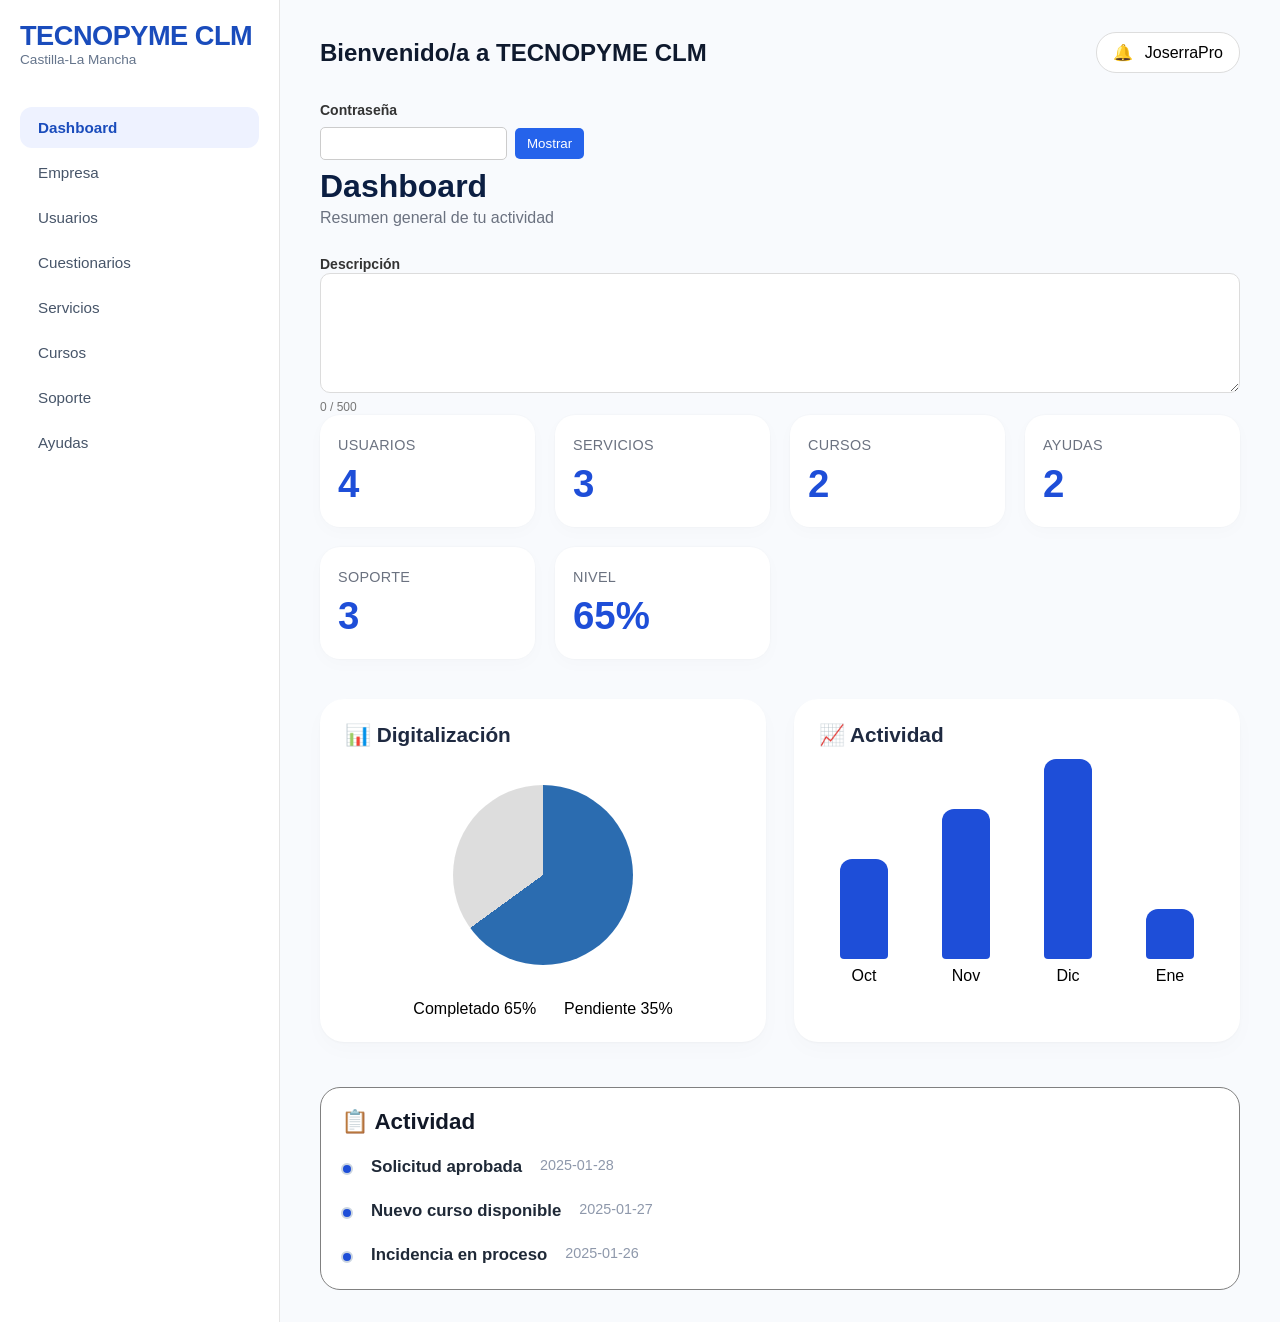
<file: index.html>
<!DOCTYPE html>
<html lang="es">
<head>
    <meta charset="UTF-8">
    <meta name="viewport" content="width=device-width, initial-scale=1.0">
    <title>TECNOPYME CLM · Dashboard</title>
    <link rel="stylesheet" href="estilos3.css">
    <script src="funcionalidades.js" defer></script>
</head>

<body>
<div class="layout">

    <!-- SIDEBAR -->
    <aside class="sidebar">

        <div class="logo">
            <h2>TECNOPYME CLM</h2>
            <span>Castilla-La Mancha</span>
        </div>

        <nav class="menu">
            <a href="index.html" class="active">Dashboard</a>
            <a href="empresa.html">Empresa</a>
            <a href="usuarios.html">Usuarios</a>
            <a href="cuestionarios.html">Cuestionarios</a>
            <a href="servicios.html">Servicios</a>
            <a href="cursos.html">Cursos</a>
            <a href="soporte.html">Soporte</a>
            <a href="ayudas.html">Ayudas</a>
        </nav>

    </aside>

    <!-- MAIN -->
    <main class="main-content">

        <header class="topbar">
            <h3>Bienvenido/a a TECNOPYME CLM</h3>

            <div class="user">
                🔔 <span>JoserraPro</span>
            </div>
        </header>

        <!-- Campo contraseña -->
        <label for="password">Contraseña</label>
        <div style="display:flex;gap:8px;align-items:center;margin:8px 0;">
          <input id="password" type="password" />
          <button id="togglePwd" type="button" aria-pressed="false">Mostrar</button>
        </div>

        
        <section class="dashboard-header">
            <h1>Dashboard</h1>
            <p>Resumen general de tu actividad</p>
        </section>

        <!-- contador de caracteres -->
        <label for="soporteDesc">Descripción</label>
        <textarea id="soporteDesc" data-charcount="true" maxlength="500"></textarea>
        <span class="char-count"></span>

        <section class="cards-grid">
            <div class="stat-card"><h4>Usuarios</h4><div class="number">4</div></div>
            <div class="stat-card"><h4>Servicios</h4><div class="number">3</div></div>
            <div class="stat-card"><h4>Cursos</h4><div class="number">2</div></div>
            <div class="stat-card"><h4>Ayudas</h4><div class="number">2</div></div>
            <div class="stat-card"><h4>Soporte</h4><div class="number">3</div></div>
            <div class="stat-card"><h4>Nivel</h4><div class="number">65%</div></div>
        </section>

        <section class="charts-row">

            <div class="chart-panel">
                <h3>📊 Digitalización</h3>

                <div class="pie-wrapper">
                    <div class="pie"></div>

                    <div class="pie-legend">
                        <div>Completado 65%</div>
                        <div>Pendiente 35%</div>
                    </div>
                </div>
            </div>

            <div class="chart-panel">
                <h3>📈 Actividad</h3>

                <div class="barchart-container">
                    <div class="bar-group">

                        <div class="bar-item">
                            <div class="bar-fill" style="height:100px;"></div>
                            <span>Oct</span>
                        </div>

                        <div class="bar-item">
                            <div class="bar-fill" style="height:150px;"></div>
                            <span>Nov</span>
                        </div>

                        <div class="bar-item">
                            <div class="bar-fill" style="height:200px;"></div>
                            <span>Dic</span>
                        </div>

                        <div class="bar-item">
                            <div class="bar-fill" style="height:50px;"></div>
                            <span>Ene</span>
                        </div>

                    </div>
                </div>
            </div>

        </section>

        <section class="recent-section">
            <h3>📋 Actividad</h3>

            <div class="activity-list">

                <div class="activity-item">
                    <div class="estado"></div>
                    <p>Solicitud aprobada</p>
                    <span>2025-01-28</span>
                </div>

                <div class="activity-item">
                    <div class="estado"></div>
                    <p>Nuevo curso disponible</p>
                    <span>2025-01-27</span>
                </div>

                <div class="activity-item">
                    <div class="estado"></div>
                    <p>Incidencia en proceso</p>
                    <span>2025-01-26</span>
                </div>

            </div>
        </section>

    </main>
</div>
</body>
</html>
</file>
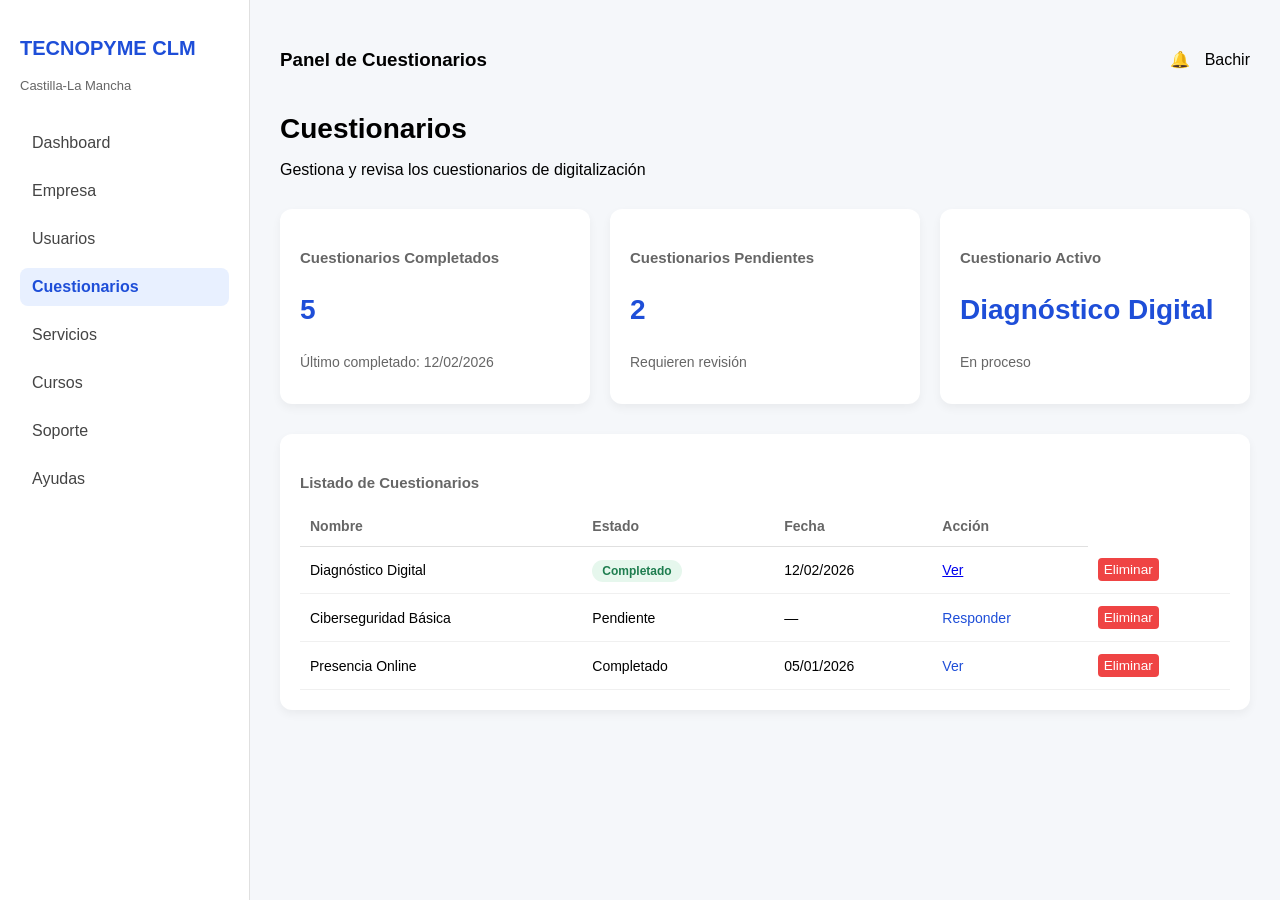
<file: cuestionarios.html>
<!DOCTYPE html>
<html lang="es">
<head>
    <meta charset="UTF-8">
    <title>Cuestionarios - TECNOPYME CLM</title>
    <link rel="stylesheet" href="estilos.css">
    <script src="funcionalidades.js" defer></script>
</head>
<body>

<div class="layout">

    <aside class="sidebar">
        <div class="logo">
            <h2>TECNOPYME CLM</h2>
            <span>Castilla-La Mancha</span>
        </div>

        <nav class="menu">
            <a href="index.html">Dashboard</a>
            <a href="empresa.html">Empresa</a>
            <a href="usuarios.html">Usuarios</a>
            <a href="cuestionarios.html" class="active">Cuestionarios</a>
            <a href="servicios.html">Servicios</a>
            <a href="cursos.html">Cursos</a>
            <a href="soporte.html">Soporte</a>
            <a href="ayudas.html">Ayudas</a>
        </nav>
    </aside>

    <main class="main-content">

        <header class="topbar">
            <h3>Panel de Cuestionarios</h3>
            <div class="user">
                <span>🔔</span>
                <span>Bachir</span>
            </div>
        </header>

        <section class="dashboard-header">
            <h1>Cuestionarios</h1>
            <p>Gestiona y revisa los cuestionarios de digitalización</p>
        </section>

        <section class="cards">
            <div class="card">
                <h4>Cuestionarios Completados</h4>
                <p class="number">5</p>
                <p class="card-text">Último completado: 12/02/2026</p>
            </div>

            <div class="card">
                <h4>Cuestionarios Pendientes</h4>
                <p class="number">2</p>
                <p class="card-text">Requieren revisión</p>
            </div>

            <div class="card">
                <h4>Cuestionario Activo</h4>
                <p class="number">Diagnóstico Digital</p>
                <p class="card-text">En proceso</p>
            </div>
        </section>

        <section class="card table-section">
            <h4>Listado de Cuestionarios</h4>

            <table class="custom-table">
                <thead>
                    <tr>
                        <th>Nombre</th>
                        <th>Estado</th>
                        <th>Fecha</th>
                        <th>Acción</th>
                    </tr>
                </thead>
                <tbody>
                    <tr>
                        <td>Diagnóstico Digital</td>
                        <td><span class="badge completed">Completado</span></td>
                        <td>12/02/2026</td>
                        <td><a href="#" class="table-link">Ver</a></td>
                        <td><button class="btn-delete" data-confirm-message="¿Borrar este servicio?" type="button">Eliminar</button></td>
                    </tr>
                    <tr>
                        <td>Ciberseguridad Básica</td>
                        <td><span class="pendiente">Pendiente</span></td>
                        <td>—</td>
                        <td><a href="#" class="link">Responder</a></td>
                        <td><button class="btn-delete" data-confirm-message="¿Borrar este servicio?" type="button">Eliminar</button></td>
                    </tr>
                    <tr>
                        <td>Presencia Online</td>
                        <td><span class="completado">Completado</span></td>
                        <td>05/01/2026</td>
                        <td><a href="#" class="link">Ver</a></td>
                        <td><button class="btn-delete" data-confirm-message="¿Borrar este servicio?" type="button">Eliminar</button></td>
                    </tr>
                </tbody>
            </table>

        </section>

    </main>

</div>

</body>
</html>
</file>
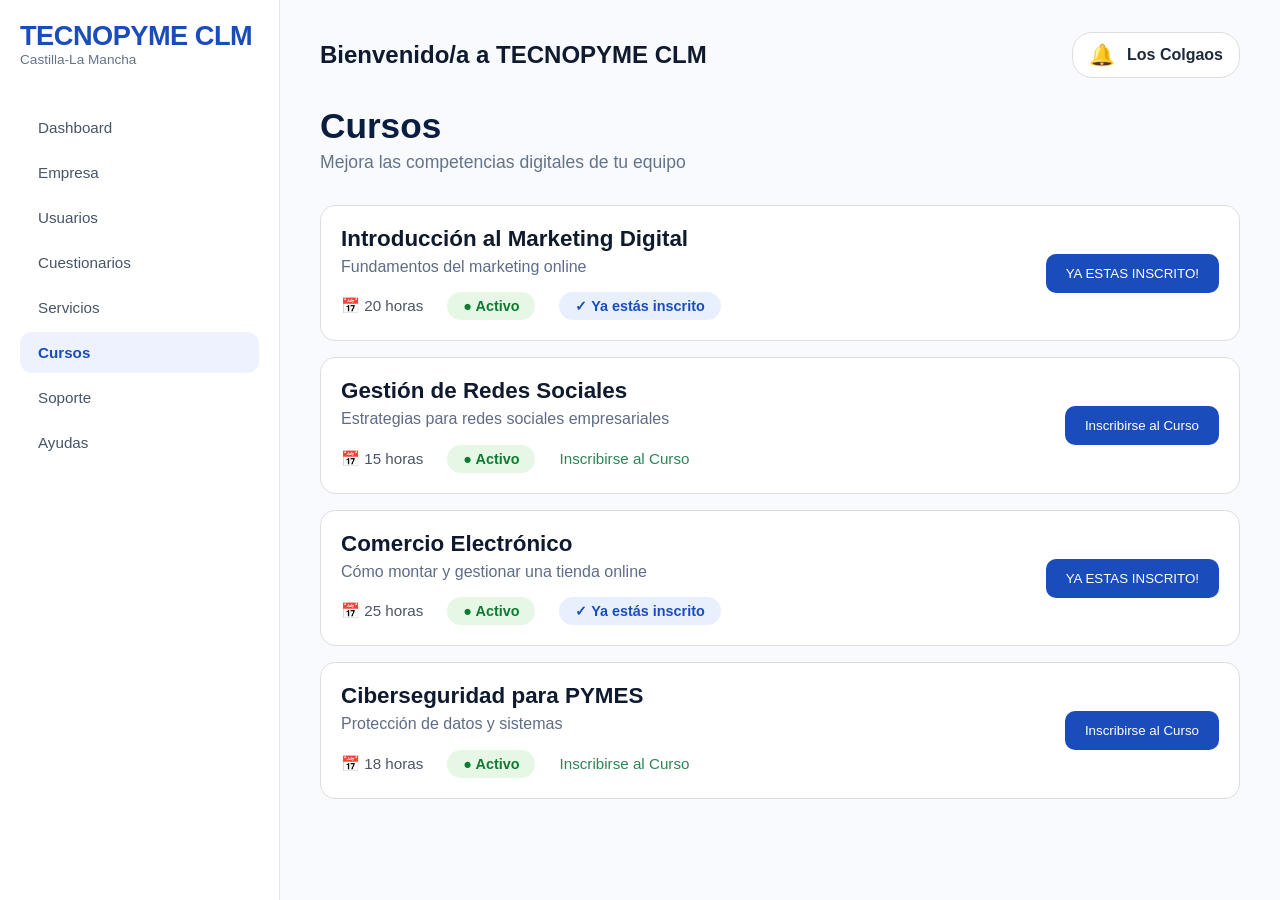
<file: cursos.html>
<!DOCTYPE html>
<html lang="es">
<head>
    <meta charset="UTF-8">
    <meta name="viewport" content="width=device-width, initial-scale=1.0">
    <title>TECNOPYME CLM · Cursos</title>
    <link rel="stylesheet" href="estilos3.css">
    <script src="funcionalidades.js" defer></script>
</head>
<body>
    <div class="layout">
       
        <aside class="sidebar">
            <div class="logo">
                <h2>TECNOPYME CLM</h2>
                <span>Castilla-La Mancha</span>
            </div>

           <nav class="menu">
            <a href="index.html" >Dashboard</a>
            <a href="empresa.html" >Empresa</a>
            <a href="usuarios.html">Usuarios</a>
            <a href="cuestionarios.html">Cuestionarios</a>
            <a href="servicios.html">Servicios</a>
            <a href="cursos.html" class="active">Cursos</a>
            <a href="soporte.html">Soporte</a>
            <a href="ayudas.html">Ayudas</a>
        </nav>
        </aside>

        
        <main class="main-content">
         
            <header class="topbar">
                <h3>Bienvenido/a a TECNOPYME CLM</h3>
                <div class="user">
                    <span class="notification">🔔 </span>
                    <span class="user-name">Los Colgaos</span>
                </div>
            </header>

           
            <div class="page-header">
                <h1 class="page-title">Cursos</h1>
                <p class="page-subtitle">Mejora las competencias digitales de tu equipo</p>
            </div>

          
            <div class="cursos-container">
                
                <div class="curso-card">
                    <div class="curso-info">
                        <h2 class="curso-titulo">Introducción al Marketing Digital</h2>
                        <p class="curso-descripcion">Fundamentos del marketing online</p>
                        <div class="curso-detalles">
                            <span class="curso-duracion">📅 20 horas</span>
                            <span class="curso-estado activo">● Activo</span>
                            <span class="curso-inscrito">✓ Ya estás inscrito</span>
                        </div>
                    </div>
                    <button class="curso-boton">YA ESTAS INSCRITO!</button>
                </div>

             
                <div class="curso-card">
                    <div class="curso-info">
                        <h2 class="curso-titulo">Gestión de Redes Sociales</h2>
                        <p class="curso-descripcion">Estrategias para redes sociales empresariales</p>
                        <div class="curso-detalles">
                            <span class="curso-duracion">📅 15 horas</span>
                            <span class="curso-estado activo">● Activo</span>
                            <span class="curso-no-inscrito">Inscribirse al Curso</span>
                        </div>
                    </div>
                    <button class="curso-boton">Inscribirse al Curso</button>
                </div>

               
                <div class="curso-card">
                    <div class="curso-info">
                        <h2 class="curso-titulo">Comercio Electrónico</h2>
                        <p class="curso-descripcion">Cómo montar y gestionar una tienda online</p>
                        <div class="curso-detalles">
                            <span class="curso-duracion">📅 25 horas</span>
                            <span class="curso-estado activo">● Activo</span>
                            <span class="curso-inscrito">✓ Ya estás inscrito</span>
                        </div>
                    </div>
                    <button class="curso-boton">YA ESTAS INSCRITO!</button>
                </div>

                <div class="curso-card">
                    <div class="curso-info">
                        <h2 class="curso-titulo">Ciberseguridad para PYMES</h2>
                        <p class="curso-descripcion">Protección de datos y sistemas</p>
                        <div class="curso-detalles">
                            <span class="curso-duracion">📅 18 horas</span>
                            <span class="curso-estado activo">● Activo</span>
                            <span class="curso-no-inscrito">Inscribirse al Curso</span>
                        </div>
                    </div>
                    <button class="curso-boton">Inscribirse al Curso</button>
                </div>
            </div>
        </main>
    </div>
</body>
</html>
</file>
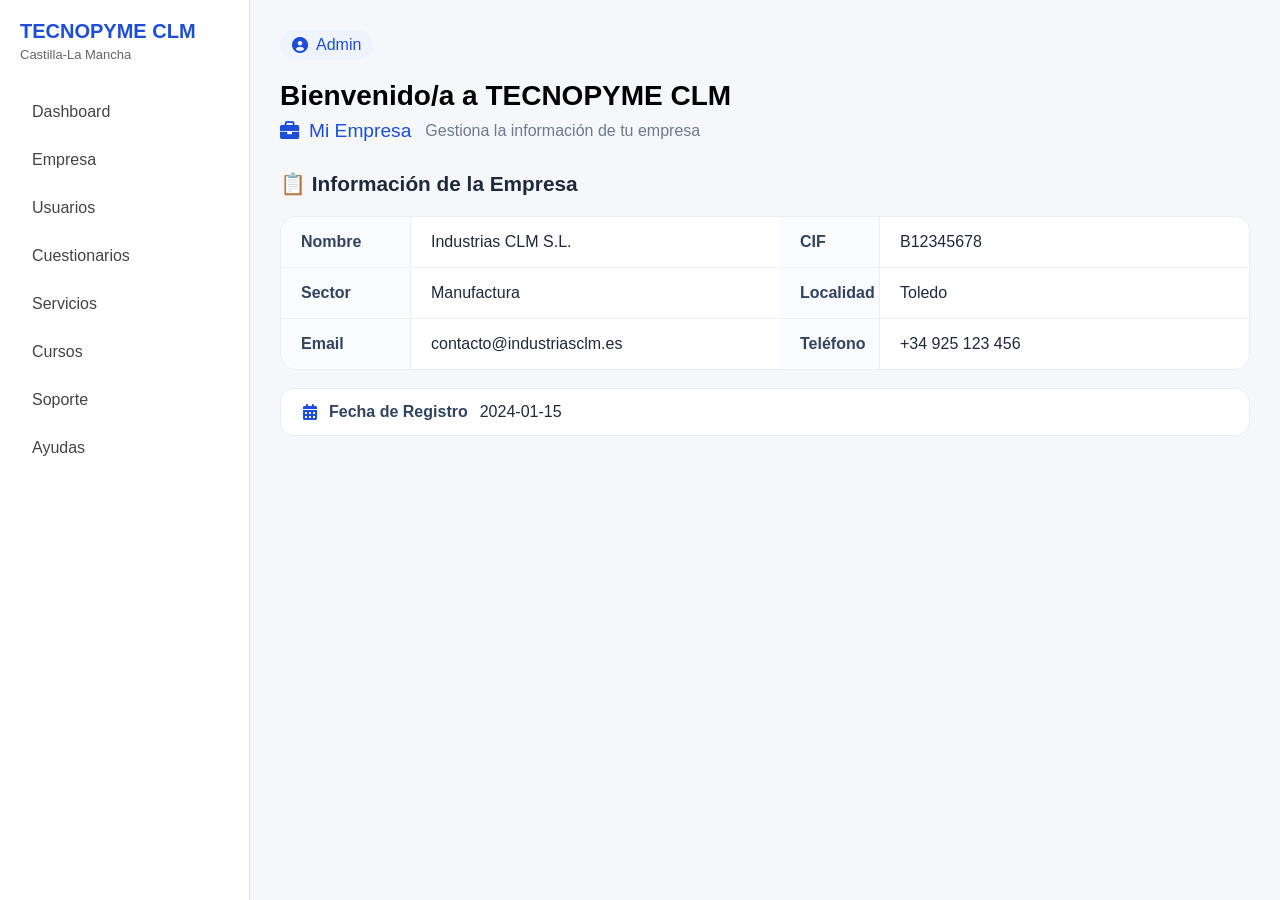
<file: empresa.html>
<!DOCTYPE html>
<html lang="es">
<head>
    <meta charset="UTF-8">
    <meta name="viewport" content="width=device-width, initial-scale=1.0">
    <title>TECNOPYME CLM · Mi Empresa</title>
    <link rel="stylesheet" href="https://cdnjs.cloudflare.com/ajax/libs/font-awesome/6.0.0-beta3/css/all.min.css">
    <link rel="stylesheet" href="estilos2.css">
    <script src="funcionalidades.js" defer></script>
</head>
<body>
    <div class="pagina">
        <aside class="barra-lateral">
            <div class="logo">
                <h2>TECNOPYME CLM</h2>
                <span>Castilla-La Mancha</span>
            </div>
            <nav class="menu">
                <a href="index.html">Dashboard</a>
                <a href="empresa.html">Empresa</a>
                <a href="usuarios.html">Usuarios</a>
                <a href="cuestionarios.html">Cuestionarios</a>
                <a href="servicios.html">Servicios</a>
                <a href="cursos.html">Cursos</a>
                <a href="soporte.html">Soporte</a>
                <a href="ayudas.html">Ayudas</a>
            </nav>
        </aside>

        <main class="contenido-principal">
            <div class="barra-superior">
                <div class="usuario">
                    <span class="icono-usuario"><i class="fas fa-user-circle"></i> Admin</span>
                </div>
            </div>

            <div class="cabecera">
                <h1>Bienvenido/a a TECNOPYME CLM</h1>
                <div class="mi-empresa">
                    <i class="fas fa-briefcase"></i>
                    <span class="titulo">Mi Empresa</span>
                    <span class="subtitulo">Gestiona la información de tu empresa</span>
                </div>
            </div>

            <section class="seccion-info">
                <h3>📋 Información de la Empresa</h3>
                
                <div class="tabla-info">
                    <div class="fila">
                        <div class="etiqueta">Nombre</div>
                        <div class="valor">Industrias CLM S.L.</div>
                        <div class="etiqueta">CIF</div>
                        <div class="valor">B12345678</div>
                    </div>
                    <div class="fila">
                        <div class="etiqueta">Sector</div>
                        <div class="valor">Manufactura</div>
                        <div class="etiqueta">Localidad</div>
                        <div class="valor">Toledo</div>
                    </div>
                    
                    <div class="fila">
                        <div class="etiqueta">Email</div>
                        <div class="valor">contacto@industriasclm.es</div>
                        <div class="etiqueta">Teléfono</div>
                        <div class="valor">+34 925 123 456</div>
                    </div>
                </div>

                <div class="fecha-registro">
                    <i class="fas fa-calendar-alt"></i>
                    <span class="label">Fecha de Registro</span>
                    <span class="fecha">2024-01-15</span>
                </div>
            </section>
        </main>
    </div>
</body>
</html>
</file>
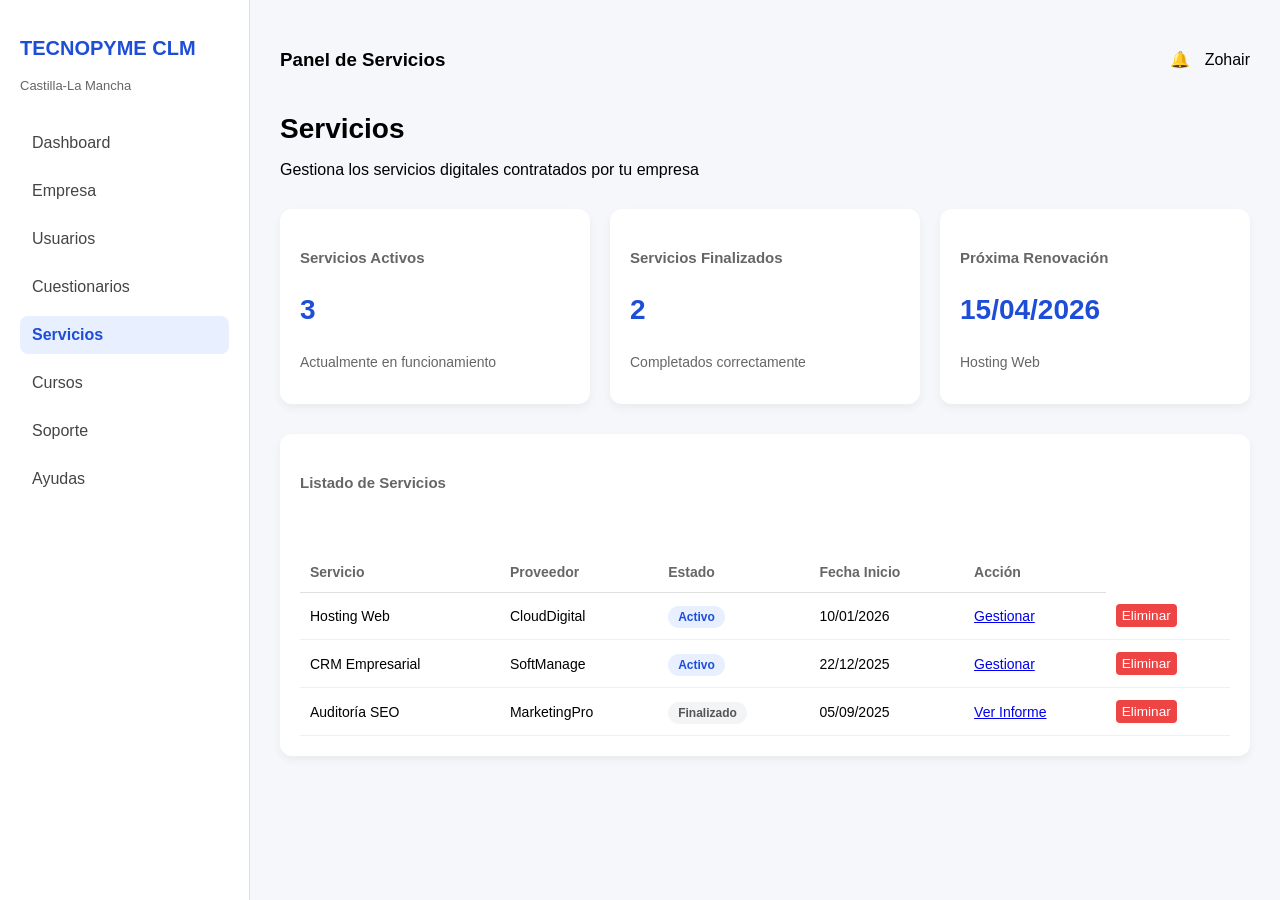
<file: servicios.html>
<!DOCTYPE html>
<html lang="es">
<head>
    <meta charset="UTF-8">
    <title>Servicios - TECNOPYME CLM</title>
    <link rel="stylesheet" href="estilos.css">
    <script src="funcionalidades.js" defer></script>
</head>
<body>

<div class="layout">

    <aside class="sidebar">
        <div class="logo">
            <h2>TECNOPYME CLM</h2>
            <span>Castilla-La Mancha</span>
        </div>

        <nav class="menu">
            <a href="index.html">Dashboard</a>
            <a href="empresa.html">Empresa</a>
            <a href="usuarios.html">Usuarios</a>
            <a href="cuestionarios.html">Cuestionarios</a>
            <a href="servicios.html" class="active">Servicios</a>
            <a href="cursos.html">Cursos</a>
            <a href="soporte.html">Soporte</a>
            <a href="ayudas.html">Ayudas</a>
        </nav>
    </aside>

    <main class="main-content">

        <header class="topbar">
            <h3>Panel de Servicios</h3>
            <div class="user">
                <span>🔔</span>
                <span>Zohair</span>
            </div>
        </header>

        <section class="dashboard-header">
            <h1>Servicios</h1>
            <p>Gestiona los servicios digitales contratados por tu empresa</p>
        </section>

        <section class="cards">
            <div class="card">
                <h4>Servicios Activos</h4>
                <p class="number">3</p>
                <p class="card-text">Actualmente en funcionamiento</p>
            </div>

            <div class="card">
                <h4>Servicios Finalizados</h4>
                <p class="number">2</p>
                <p class="card-text">Completados correctamente</p>
            </div>

            <div class="card">
                <h4>Próxima Renovación</h4>
                <p class="number">15/04/2026</p>
                <p class="card-text">Hosting Web</p>
            </div>
        </section>

        <section class="card table-section">
            <h4>Listado de Servicios</h4>

            <table class="custom-table">
                <thead>
                    <tr>
                        <th>Servicio</th>
                        <th>Proveedor</th>
                        <th>Estado</th>
                        <th>Fecha Inicio</th>
                        <th>Acción</th>
                    </tr>
                </thead>
                <tbody>
                    <tr>
                        <td>Hosting Web</td>
                        <td>CloudDigital</td>
                        <td><span class="badge active">Activo</span></td>
                        <td>10/01/2026</td>
                        <td><a href="#" class="table-link">Gestionar</a></td>
                        <td><button class="btn-delete" data-confirm-message="¿Borrar este servicio?" type="button">Eliminar</button></td>
                        <br/>
                    </tr>
                    <tr>
                        <td>CRM Empresarial</td>
                        <td>SoftManage</td>
                        <td><span class="badge active">Activo</span></td>
                        <td>22/12/2025</td>
                        <td><a href="#" class="table-link">Gestionar</a></td>
                        <td><button class="btn-delete" data-confirm-message="¿Borrar este servicio?" type="button">Eliminar</button></td>
                        <br/>
                    </tr>
                    <tr>
                        <td>Auditoría SEO</td>
                        <td>MarketingPro</td>
                        <td><span class="badge finished">Finalizado</span></td>
                        <td>05/09/2025</td>
                        <td><a href="#" class="table-link">Ver Informe</a></td>
                        <td><button class="btn-delete" data-confirm-message="¿Borrar este servicio?" type="button">Eliminar</button></td>
                    </tr>
                </tbody>
            </table>

        </section>

    </main>

</div>

</body>
</html>
</file>
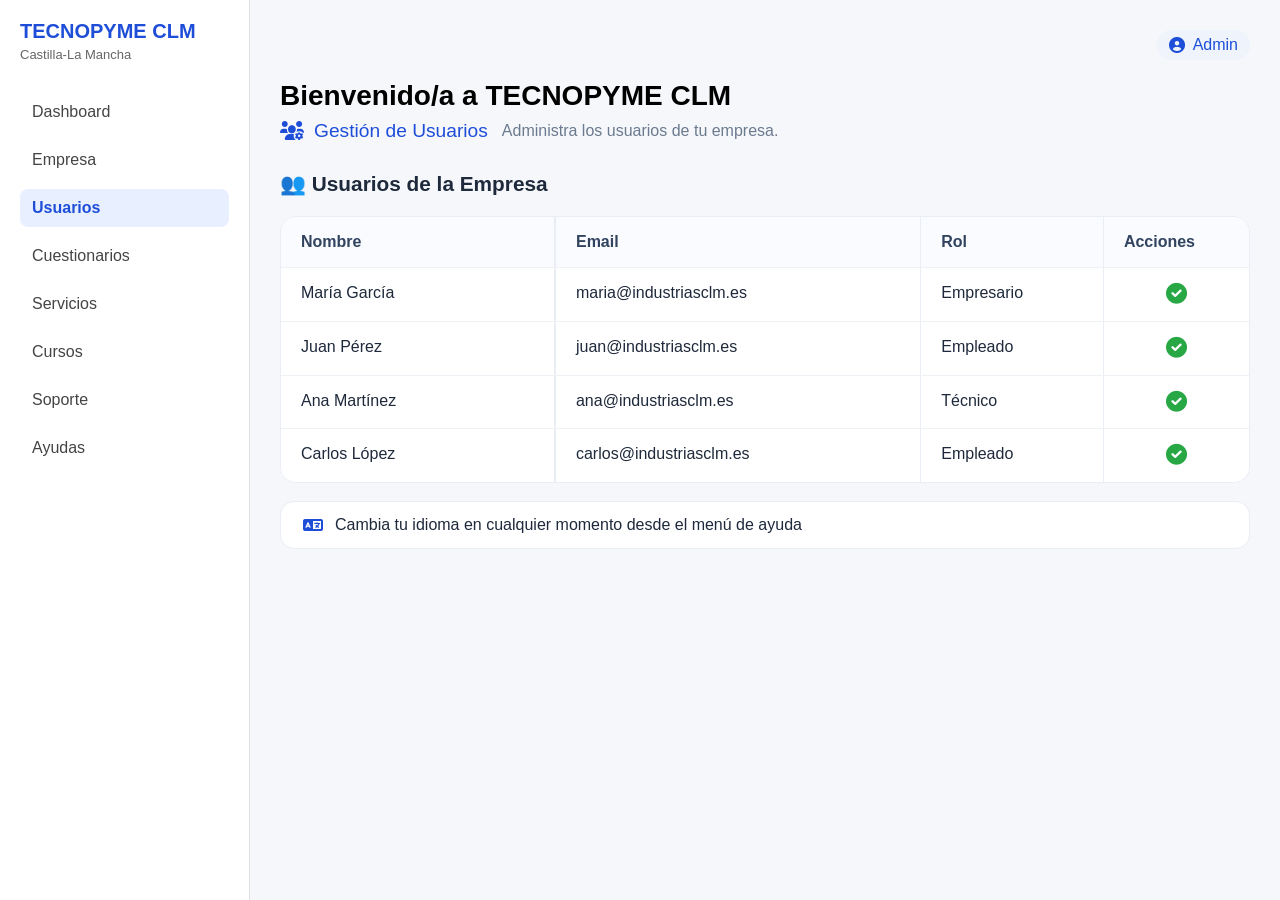
<file: usuarios.html>
<!DOCTYPE html>
<html lang="es">
<head>
    <meta charset="UTF-8">
    <meta name="viewport" content="width=device-width, initial-scale=1.0">
    <title>TECNOPYME CLM · Usuarios</title>
    <link rel="stylesheet" href="https://cdnjs.cloudflare.com/ajax/libs/font-awesome/6.0.0-beta3/css/all.min.css">
    <link rel="stylesheet" href="estilos2.css">
    <script src="funcionalidades.js" defer></script>
</head>
<body>
    <div class="pagina">
        <aside class="barra-lateral">
            <div class="logo">
                <h2>TECNOPYME CLM</h2>
                <span>Castilla-La Mancha</span>
            </div>
            <nav class="menu">
                <a href="index.html">Dashboard</a>
                <a href="empresa.html">Empresa</a>
                <a href="usuarios.html" class="activo">Usuarios</a>
                <a href="cuestionarios.html">Cuestionarios</a>
                <a href="servicios.html">Servicios</a>
                <a href="cursos.html">Cursos</a>
                <a href="soporte.html">Soporte</a>
                <a href="ayudas.html">Ayudas</a>
            </nav>
        </aside>

        <main class="contenido-principal">
            <div class="barra-superior">
                <div></div>
                <div class="usuario">
                    <span class="icono-usuario"><i class="fas fa-user-circle"></i> Admin</span>
                </div>
            </div>

            <div class="cabecera">
                <h1>Bienvenido/a a TECNOPYME CLM</h1>
                <div class="gestion-usuarios">
                    <i class="fas fa-users-cog"></i>
                    <span class="titulo">Gestión de Usuarios</span>
                    <span class="subtitulo">Administra los usuarios de tu empresa.</span>
                </div>
            </div>

            <section class="seccion-usuarios">
                <h3>👥 Usuarios de la Empresa</h3>

                <div class="tabla-usuarios">
                    <div class="fila encabezado">
                        <div class="celda">Nombre</div>
                        <div class="celda">Email</div>
                        <div class="celda">Rol</div>
                        <div class="celda">Acciones</div>
                    </div>

                    <div class="fila">
                        <div class="celda">María García</div>
                        <div class="celda">maria@industriasclm.es</div>
                        <div class="celda">Empresario</div>
                        <div class="celda acciones">
                            <i class="fas fa-check-circle"></i>
                        </div>
                    </div>

                    <div class="fila">
                        <div class="celda">Juan Pérez</div>
                        <div class="celda">juan@industriasclm.es</div>
                        <div class="celda">Empleado</div>
                        <div class="celda acciones">
                            <i class="fas fa-check-circle"></i>
                        </div>
                    </div>

                    <div class="fila">
                        <div class="celda">Ana Martínez</div>
                        <div class="celda">ana@industriasclm.es</div>
                        <div class="celda">Técnico</div>
                        <div class="celda acciones">
                            <i class="fas fa-check-circle"></i>
                        </div>
                    </div>

                    <div class="fila">
                        <div class="celda">Carlos López</div>
                        <div class="celda">carlos@industriasclm.es</div>
                        <div class="celda">Empleado</div>
                        <div class="celda acciones">
                            <i class="fas fa-check-circle"></i>
                        </div>
                    </div>
                </div>

                <div class="mensaje-idioma">
                    <i class="fas fa-language"></i>
                    <span>Cambia tu idioma en cualquier momento desde el menú de ayuda</span>
                </div>
            </section>
        </main>
    </div>
</body>
</html>
</file>
<file: estilos3.css>
*{
    margin: 0;
    padding: 0;
    box-sizing: border-box;
    font-family: sans-serif;
}

body {
    background-color: #f5f7fa;
}


.layout {
    display: grid;
    grid-template-columns: 260px 1fr;
    min-height: 100vh;
}


.sidebar{
    background: white;
    padding: 20px;
    display: flex;
    flex-direction: column;
    border-right: 1px solid #e0e0e0;
}

.logo h2 {
    color: #1e4ed8;
    font-size: 1.6rem;
    font-weight: 700;
    letter-spacing: -0.3px;
    margin-bottom: 2px;
}

.logo span {
    font-size: 0.85rem;
    color: #6b7280;
    display: block;
    margin-top: -4px;
    font-weight: 500;
}

.menu {
    margin-top: 40px;
    display: flex;
    flex-direction: column;
    gap: 6px;
}

.menu a {
    text-decoration: none;
    color: #4b5563;
    padding: 12px 16px;
    border-radius: 12px;
    display: flex;
    align-items: center;
    gap: 12px;
    font-weight: 500;
    transition: 0.2s ease;
    font-size: 0.95rem;
}

.menu a:hover {
    background-color: #f0f4ff;
    color: #1e4ed8;
}

.menu a.active {
    background-color: #e8f0ff;
    color: #1e4ed8;
    font-weight: 600;
}


.main-content {
    padding: 30px 35px;
    background-color: #f5f7fa;
    overflow-y: auto;
}

.topbar {
    display: flex;
    justify-content: space-between;
    align-items: center;
    margin-bottom: 16px;
}

.topbar h3 {
    font-size: 1.7rem;
    font-weight: 600;
    color: #111827;
}

.dashboard-header {
    margin-bottom: 28px;
}

.dashboard-header h1 {
    font-size: 2rem;
    font-weight: 700;
    color: #0b1e42;
    margin-bottom: 4px;
}

.dashboard-header p {
    color: #6b7280;
    font-size: 1rem;
}


.cards-grid {
    display: grid;
    grid-template-columns: repeat(auto-fit, minmax(170px, 1fr));
    gap: 20px;
    margin-bottom: 40px;
}

.stat-card {
    background: white;
    border-radius: 20px;
    padding: 22px 18px;
    box-shadow: 0 5px 18px rgba(0,0,0,0.02), 0 0 0 1px rgba(0,0,0,0.01);
}

.stat-card h4 {
    font-size: 0.9rem;
    font-weight: 500;
    color: #6b7280;
    letter-spacing: 0.3px;
    margin-bottom: 10px;
    text-transform: uppercase;
}

.stat-card .number {
    font-size: 2.4rem;
    font-weight: 700;
    color: #1e4ed8;
    line-height: 1.1;
}

.charts-row {
    display: grid;
    grid-template-columns: 1fr 1fr;
    gap: 28px;
    margin-bottom: 45px;
}

.chart-panel {
    background: white;
    border-radius: 24px;
    padding: 24px 25px;
    box-shadow: 0 8px 22px rgba(0,0,0,0.02), 0 1px 2px rgba(0,0,0,0.03);
}

.chart-panel h3 {
    font-size: 1.3rem;
    font-weight: 600;
    color: #1f2a41;
    margin-bottom: 18px;
}


.pie-wrapper {
    display: flex;
    flex-direction: column;
    align-items: center;
    justify-content: center;
}

.pie{
    width: 180px;
    height: 180px;
    border-radius: 50%;
    background: conic-gradient(#2b6cb0 0deg 234deg, #ddd 234deg 360deg);
    margin: 20px auto;
}

.pie-legend {
    display: flex;
    gap: 28px;
    margin-top: 15px;
    font-weight: 500;
}

.legend-item {
    display: flex;
    align-items: center;
    gap: 8px;
    color: #2d3a5e;
}

.legend-color {
    width: 16px;
    height: 16px;
    border-radius: 6px;
}

.legend-color.blue {
    background-color: #2b6cb0;
}

.legend-color.gray {
    background-color: #e2e8f0;
}


.barchart-container {
    margin-top: 12px;
}

.bar-group {
    display: flex;
    align-items: flex-end;
    justify-content: space-around;
    gap: 12px;
    height: 220px;
    margin-bottom: 12px;
}

.bar-item {
    flex: 1;
    display: flex;
    flex-direction: column;
    align-items: center;
    gap: 8px;
}

.bar-fill {
    width: 100%;
    max-width: 48px;
    background-color: #1e4ed8;
    border-radius: 12px 12px 4px 4px;
    min-height: 6px;
}

.bar-label {
    font-weight: 600;
    color: #4b5563;
    font-size: 0.95rem;
}

.chart-legend {
    display: flex;
    justify-content: center;
    gap: 8px;
    color: #2b6cb0;
    font-weight: 500;
    margin-top: 10px;
    border-top: 1px dashed #d1d9e6;
    padding-top: 18px;
}

.chart-legend span::before {
    content: "■";
    color: #1e4ed8;
    margin-right: 6px;
    font-size: 1.2rem;
    vertical-align: middle;
}


.recent-section{
    background: white;
    border-radius: 20px;
    padding: 20px;
    border: 1px solid gray;
    margin-top: 10px;
}

.recent-section h3 {
    font-size: 1.4rem;
    font-weight: 600;
    color: #111827;
    margin-bottom: 22px;
}

.activity-list {
    display: flex;
    flex-direction: column;
    gap: 20px;
}

.activity-item {
    display: flex;
    align-items: flex-start;
    gap: 18px;
}

.estado{
    width: 12px;
    height: 12px;
    background-color: #1e4ed8;
    border-radius: 50%;
    margin-top: 6px;
    border: 2px solid #cbd5e1;
}

.activity-item p {
    font-weight: 600;
    color: #1f2937;
    margin-bottom: 4px;
    font-size: 1.05rem;
}

.activity-item span {
    color: #8e98ab;
    font-size: 0.9rem;
    font-weight: 500;
}

* {
    margin: 0;
    padding: 0;
    box-sizing: border-box;
    font-family: Arial, sans-serif;
}

body {
    background-color: #f8fafd;
}


.layout {
    display: grid;
    grid-template-columns: 280px 1fr;
    min-height: 100vh;
}


.sidebar{
    background: white;
    padding: 20px;
    display: flex;
    flex-direction: column;
    border-right: 1px solid #e5e5e5;
}

.logo h2 {
    color: #1a4cbc;
    font-size: 1.7rem;
    font-weight: 700;
    letter-spacing: -0.5px;
    margin-bottom: 4px;
}

.logo span {
    font-size: 0.85rem;
    color: #64748b;
    display: block;
    font-weight: 500;
}

.menu {
    margin-top: 40px;
    display: flex;
    flex-direction: column;
    gap: 4px;
}

.menu a {
    text-decoration: none;
    color: #475569;
    padding: 12px 18px;
    border-radius: 12px;
    display: flex;
    align-items: center;
    gap: 12px;
    font-weight: 500;
    font-size: 0.95rem;
    transition: all 0.2s ease;
}

.menu a:hover {
    background-color: #f1f5f9;
    color: #1a4cbc;
}

.menu a.active {
    background-color: #eef2ff;
    color: #1a4cbc;
    font-weight: 600;
}


.main-content {
    padding: 32px 40px;
    background-color: #f8fafd;
}


.topbar {
    display: flex;
    justify-content: space-between;
    align-items: center;
    margin-bottom: 28px;
}

.topbar h3 {
    font-size: 1.5rem;
    font-weight: 600;
    color: #0f1a2e;
}

.user{
    display: flex;
    align-items: center;
    gap: 12px;
    background: white;
    padding: 10px 16px;
    border-radius: 20px;
    border: 1px solid #ddd;
}

.notification {
    font-size: 1.3rem;
}

.user-name {
    font-weight: 600;
    color: #1e293b;
}


.page-header {
    margin-bottom: 32px;
}

.page-title {
    font-size: 2.2rem;
    font-weight: 700;
    color: #0b1e42;
    margin-bottom: 6px;
}

.page-subtitle {
    color: #64748b;
    font-size: 1.1rem;
}


.cursos-container {
    display: flex;
    flex-direction: column;
    gap: 16px;
}


.curso-card{
    background: white;
    padding: 20px;
    display: flex;
    justify-content: space-between;
    align-items: center;
    border: 1px solid #ddd;
    border-radius: 15px;
}

.curso-card:hover{
    border-color: #bbb;
}

.curso-info {
    flex: 1;
}

.curso-titulo {
    font-size: 1.4rem;
    font-weight: 700;
    color: #0f1a2e;
    margin-bottom: 6px;
}

.curso-descripcion {
    font-size: 1rem;
    color: #5f6c86;
    margin-bottom: 16px;
}

.curso-detalles {
    display: flex;
    align-items: center;
    gap: 24px;
    flex-wrap: wrap;
}

.curso-duracion {
    display: flex;
    align-items: center;
    gap: 6px;
    color: #4b5565;
    font-weight: 500;
    font-size: 0.95rem;
}

.curso-estado {
    padding: 6px 16px;
    border-radius: 40px;
    font-size: 0.9rem;
    font-weight: 600;
    display: inline-flex;
    align-items: center;
    gap: 4px;
}

.curso-estado.activo {
    background: #e6f7e6;
    color: #0e7b32;
}

.curso-inscrito {
    background: #e8f0fe;
    color: #1a4cbc;
    padding: 6px 16px;
    border-radius: 40px;
    font-weight: 600;
    font-size: 0.9rem;
    display: inline-flex;
    align-items: center;
    gap: 6px;
}

.curso-no-inscrito {
    color: #2d8555;
    font-weight: 500;
    font-size: 0.95rem;
    padding: 6px 0;
}

.curso-boton{
    background: #1a4cbc;
    color: white;
    border: none;
    padding: 12px 20px;
    border-radius: 10px;
    cursor: pointer;
    margin-left: 20px;
}

.curso-boton:hover{
    background: #0f3a94;
}

.curso-boton:active{
    background: #0d357f;
}

#soporteDesc{
    width: 100%;
    min-height: 120px;
    padding: 10px;
    border: 1px solid #dcdcdc;
    border-radius: 10px;
    resize: vertical;
    font-family: inherit;
    outline: none;
}

#soporteDesc:focus{
    border-color: #4f46e5;
}

label{
    font-size: 14px;
    font-weight: bold;
    color: #333;
}

.char-count{
    font-size: 12px;
    color: #777;
}

#password{
  padding:8px;
  border:1px solid #ccc;
  border-radius:5px;
}

#togglePwd{
  padding:8px 12px;
  border:none;
  border-radius:5px;
  background:#2563eb;
  color:white;
  cursor:pointer;
}
</file>
<file: estilos.css>
body {
    background-color: #f5f7fa;
    margin: 0;
    padding: 0;
    box-sizing: border-box;
    font-family: "Segoe UI", sans-serif;
}

/* LAYOUT PRINCIPAL */
.layout {
    display: grid;
    grid-template-columns: 250px 1fr;
    height: 100vh;
}

/* SIDEBAR */
.sidebar {
    background: #ffffff;
    border-right: 1px solid #e0e0e0;
    padding: 20px;
    display: flex;
    flex-direction: column;
}

.logo h2 {
    color: #1e4ed8;
    font-size: 20px;
}

.logo span {
    font-size: 13px;
    color: #666;
}

.menu {
    margin-top: 30px;
    display: flex;
    flex-direction: column;
    gap: 10px;
}

.menu a {
    text-decoration: none;
    color: #444;
    padding: 10px 12px;
    border-radius: 8px;
    display: flex;
    align-items: center;
    gap: 10px;
    transition: 0.2s ease;
}

.menu a:hover {
    background-color: #f0f4ff;
    color: #1e4ed8;
}

.menu a.active {
    background-color: #e8f0ff;
    color: #1e4ed8;
    font-weight: 600;
}

/* CONTENIDO */
.main-content {
    padding: 30px;
    overflow-y: auto;
}

/* TOPBAR */
.topbar {
    display: flex;
    justify-content: space-between;
    align-items: center;
}

.topbar .user {
    display: flex;
    gap: 15px;
    align-items: center;
}

/* HEADER */
.dashboard-header {
    margin: 20px 0 30px 0;
}

.dashboard-header h1 {
    font-size: 28px;
    margin-bottom: 5px;
}

/* CARDS GRID */
.cards {
    display: grid;
    grid-template-columns: repeat(auto-fit, minmax(250px, 1fr));
    gap: 20px;
}

.card {
    background: #ffffff;
    padding: 20px;
    border-radius: 12px;
    box-shadow: 0 4px 10px rgba(0,0,0,0.05);
}

.card h4 {
    font-size: 15px;
    color: #666;
    margin-bottom: 10px;
}

.card .number {
    font-size: 28px;
    font-weight: bold;
    color: #1e4ed8;
}

/*Cuestionarios*/
/* TEXTO SECUNDARIO EN CARDS */
.card-text {
    font-size: 14px;
    color: #666;
    margin-top: 5px;
}

/* SECCIÓN TABLA */
.table-section {
    margin-top: 30px;
}

/* TABLA PERSONALIZADA */
.custom-table {
    width: 100%;
    border-collapse: collapse;
    margin-top: 15px;
}

.custom-table th {
    text-align: left;
    padding: 12px 10px;
    font-size: 14px;
    color: #666;
    border-bottom: 1px solid #e0e0e0;
}

.custom-table td {
    padding: 12px 10px;
    border-bottom: 1px solid #f0f0f0;
    font-size: 14px;
}

.custom-table tr:hover {
    background-color: #f9fbff;
}


.badge {
    padding: 4px 10px;
    border-radius: 20px;
    font-size: 12px;
    font-weight: 600;
}

.badge.completed {
    background-color: #e6f7ed;
    color: #1e7d4f;
}

.badge.pending {
    background-color: #fff4e5;
    color: #d97706;
}


.link {
    text-decoration: none;
    color: #1e4ed8;
    font-weight: 500;
}

.link:hover {
    text-decoration: underline;
}


.badge.active {
    background-color: #e8f0ff;
    color: #1e4ed8;
}

.badge.finished {
    background-color: #f3f4f6;
    color: #555;
}
.btn-delete{
    padding:4px 6px;
    font-size:0.85rem;
    background:#ef4444;
    color:#fff;border:0;
    border-radius:4px;
    cursor:pointer
}
</file>
<file: estilos2.css>
body {
    background-color: #f5f7fa;
    margin: 0;
    padding: 0;
    box-sizing: border-box;
    font-family: "Segoe UI", sans-serif;
}

.pagina {
    display: grid;
    grid-template-columns: 250px 1fr;
    height: 100vh;
}

.barra-lateral {
    background: #ffffff;
    border-right: 1px solid #e0e0e0;
    padding: 20px;
    display: flex;
    flex-direction: column;
}

.logo h2 {
    color: #1e4ed8;
    font-size: 20px;
    margin: 0 0 2px 0;
}

.logo span {
    font-size: 13px;
    color: #666;
}

.menu {
    margin-top: 30px;
    display: flex;
    flex-direction: column;
    gap: 10px;
}

.menu a {
    text-decoration: none;
    color: #444;
    padding: 10px 12px;
    border-radius: 8px;
    display: flex;
    align-items: center;
    gap: 10px;
    transition: 0.2s ease;
}

.menu a:hover {
    background-color: #f0f4ff;
    color: #1e4ed8;
}

.menu a.activo {
    background-color: #e8f0ff;
    color: #1e4ed8;
    font-weight: 600;
}

.contenido-principal {
    padding: 30px;
    overflow-y: auto;
}

.barra-superior {
    display: flex;
    justify-content: space-between;
    align-items: center;
}

.barra-superior .usuario {
    display: flex;
    gap: 15px;
    align-items: center;
}

.icono-usuario {
    background-color: #eef3fc;
    border-radius: 30px;
    padding: 6px 12px;
    display: flex;
    align-items: center;
    gap: 8px;
    color: #1e4ed8;
    font-weight: 500;
}

.cabecera {
    margin: 20px 0 30px 0;
}

.cabecera h1 {
    font-size: 28px;
    margin-bottom: 5px;
}

.mi-empresa {
    display: flex;
    align-items: center;
    gap: 10px;
    margin-top: 8px;
}

.mi-empresa i {
    color: #1e4ed8;
    font-size: 1.2rem;
}

.mi-empresa .titulo {
    font-size: 1.2rem;
    font-weight: 500;
    color: #1e4ed8;
}

.mi-empresa .subtitulo {
    color: #6b7a8f;
    margin-left: 4px;
}

.seccion-info {
    margin-top: 30px;
}

.seccion-info h3 {
    font-size: 1.3rem;
    font-weight: 600;
    color: #1e293b;
    margin-bottom: 20px;
}

.tabla-info {
    background: #ffffff;
    border-radius: 16px;
    border: 1px solid #e9edf4;
    overflow: hidden;
}

.fila {
    display: grid;
    grid-template-columns: 130px 1fr 100px 1fr;
    border-bottom: 1px solid #eef2f6;
}

.fila:last-child {
    border-bottom: none;
}

.etiqueta {
    padding: 16px 20px;
    background-color: #f9fbfe;
    font-weight: 600;
    color: #31435e;
    border-right: 1px solid #e9edf4;
}

.etiqueta + .etiqueta {
    border-left: 1px solid #e9edf4;
    border-right: none;
}

.valor {
    padding: 16px 20px;
    background-color: #ffffff;
    color: #1e293b;
    font-weight: 500;
}

.valor + .valor {
    border-left: 1px solid #e9edf4;
}

.fecha-registro {
    margin-top: 18px;
    display: flex;
    align-items: center;
    gap: 12px;
    background: #ffffff;
    padding: 14px 22px;
    border-radius: 14px;
    border: 1px solid #e9edf4;
}

.fecha-registro i {
    color: #1e4ed8;
}

.fecha-registro .label {
    font-weight: 600;
    color: #31435e;
}

.fecha-registro .fecha {
    color: #1e293b;
    font-weight: 500;
}

.gestion-usuarios {
    display: flex;
    align-items: center;
    gap: 10px;
    margin-top: 8px;
}

.gestion-usuarios i {
    color: #1e4ed8;
    font-size: 1.2rem;
}

.gestion-usuarios .titulo {
    font-size: 1.2rem;
    font-weight: 500;
    color: #1e4ed8;
}

.gestion-usuarios .subtitulo {
    color: #6b7a8f;
    margin-left: 4px;
}

.seccion-usuarios {
    margin-top: 30px;
}

.seccion-usuarios h3 {
    font-size: 1.3rem;
    font-weight: 600;
    color: #1e293b;
    margin-bottom: 20px;
}

.tabla-usuarios {
    background: #ffffff;
    border-radius: 16px;
    border: 1px solid #e9edf4;
    overflow: hidden;
}

.tabla-usuarios .fila {
    display: grid;
    grid-template-columns: 1.5fr 2fr 1fr 0.8fr; /* Se ajusta según contenido */
    border-bottom: 1px solid #eef2f6;
}

.tabla-usuarios .fila:last-child {
    border-bottom: none;
}

.tabla-usuarios .fila.encabezado .celda {
    background-color: #f9fbfe;
    font-weight: 600;
    color: #31435e;
}

.tabla-usuarios .celda {
    padding: 16px 20px;
    background-color: #ffffff;
    color: #1e293b;
    font-weight: 500;
    border-right: 1px solid #e9edf4;
}

.tabla-usuarios .celda:last-child {
    border-right: none;
}

.tabla-usuarios .celda + .celda {
    border-left: 1px solid #e9edf4;
    border-right: none;
}

.tabla-usuarios .acciones {
    display: flex;
    align-items: center;
    justify-content: center;
}

.tabla-usuarios .acciones i {
    color: #28a745;
    font-size: 1.3rem;
}

.mensaje-idioma {
    margin-top: 18px;
    display: flex;
    align-items: center;
    gap: 12px;
    background: #ffffff;
    padding: 14px 22px;
    border-radius: 14px;
    border: 1px solid #e9edf4;
}

.mensaje-idioma i {
    color: #1e4ed8;
}

.mensaje-idioma span {
    font-weight: 500;
    color: #1e293b;
}

.card-text {
    font-size: 14px;
    color: #666;
    margin-top: 5px;
}

.table-section {
    margin-top: 30px;
}

.custom-table {
    width: 100%;
    border-collapse: collapse;
    margin-top: 15px;
}

.custom-table th {
    text-align: left;
    padding: 12px 10px;
    font-size: 14px;
    color: #666;
    border-bottom: 1px solid #e0e0e0;
}

.custom-table td {
    padding: 12px 10px;
    border-bottom: 1px solid #f0f0f0;
    font-size: 14px;
}

.custom-table tr:hover {
    background-color: #f9fbff;
}

.badge {
    padding: 4px 10px;
    border-radius: 20px;
    font-size: 12px;
    font-weight: 600;
}

.badge.completed {
    background-color: #e6f7ed;
    color: #1e7d4f;
}

.badge.pending {
    background-color: #fff4e5;
    color: #d97706;
}

.table-link {
    text-decoration: none;
    color: #1e4ed8;
    font-weight: 500;
}

.table-link:hover {
    text-decoration: underline;
}

.badge.active {
    background-color: #e8f0ff;
    color: #1e4ed8;
}

.badge.finished {
    background-color: #f3f4f6;
    color: #555;
}
</file>
